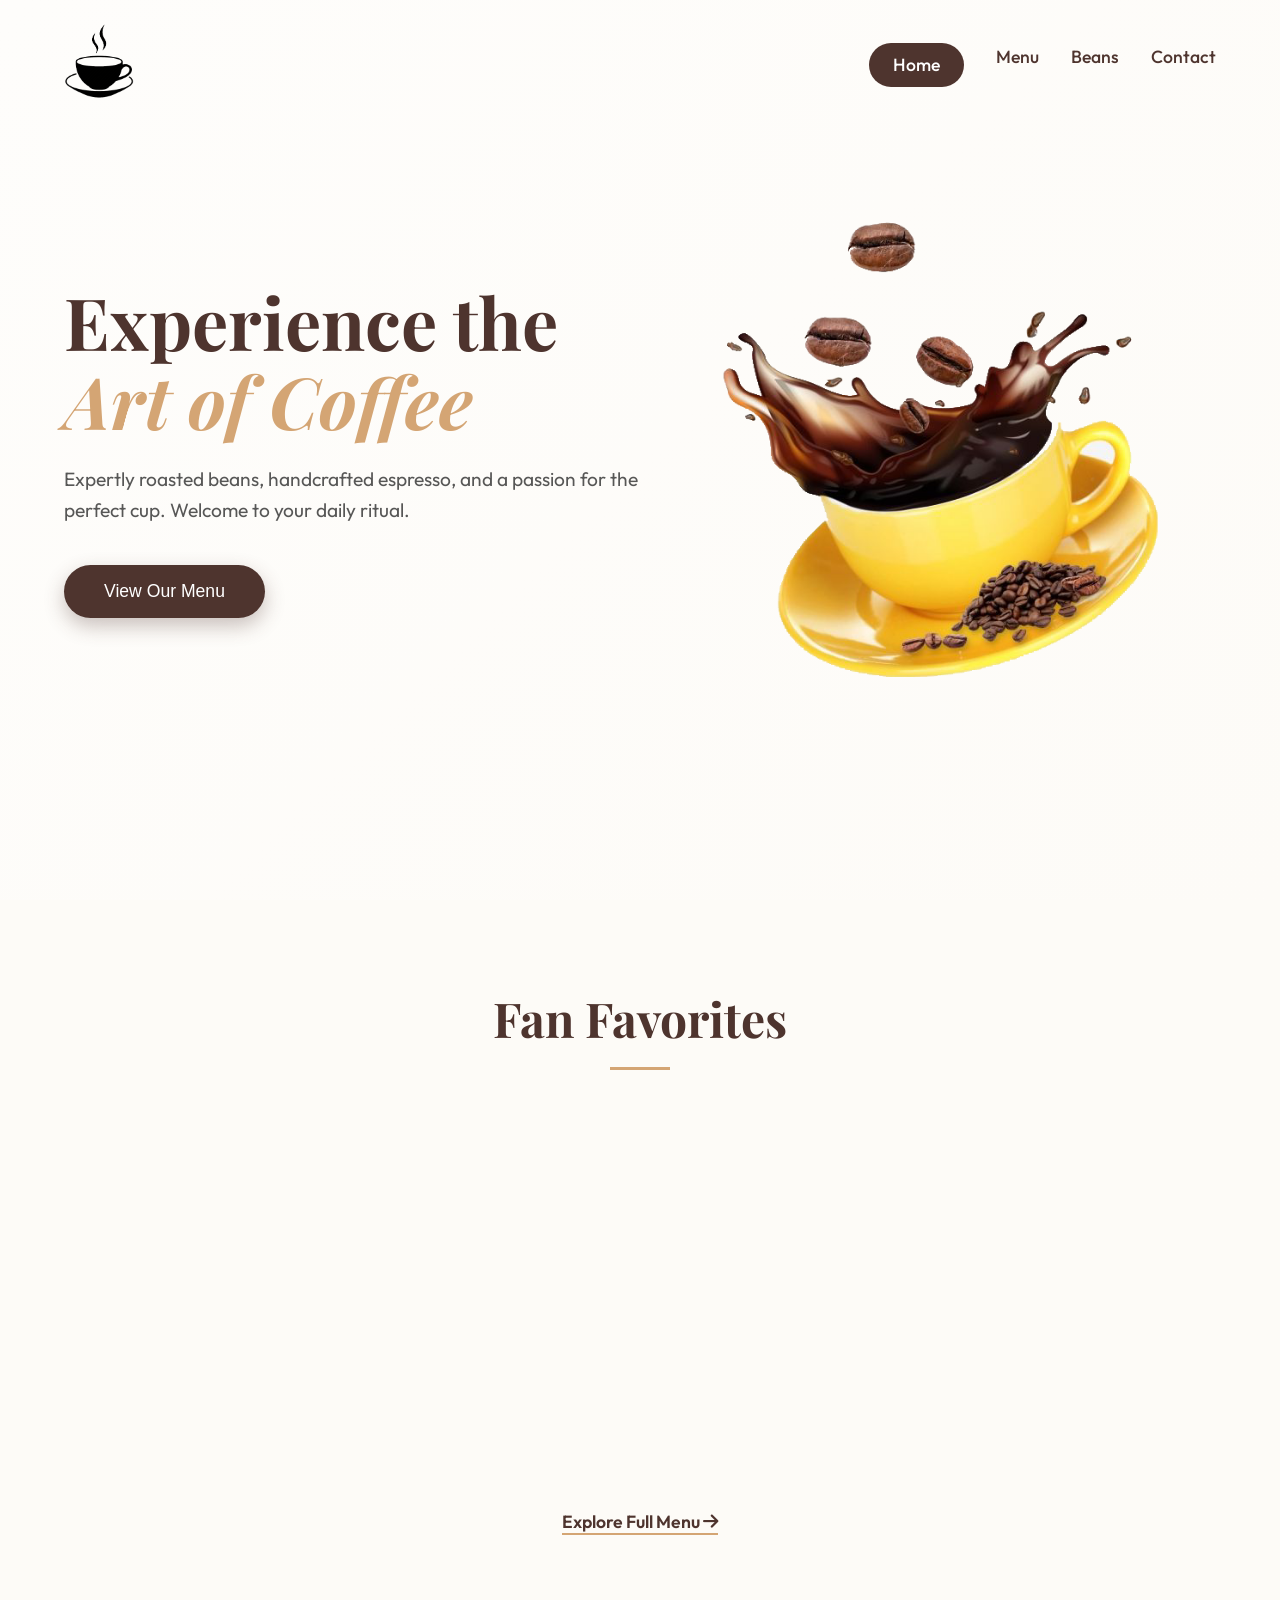
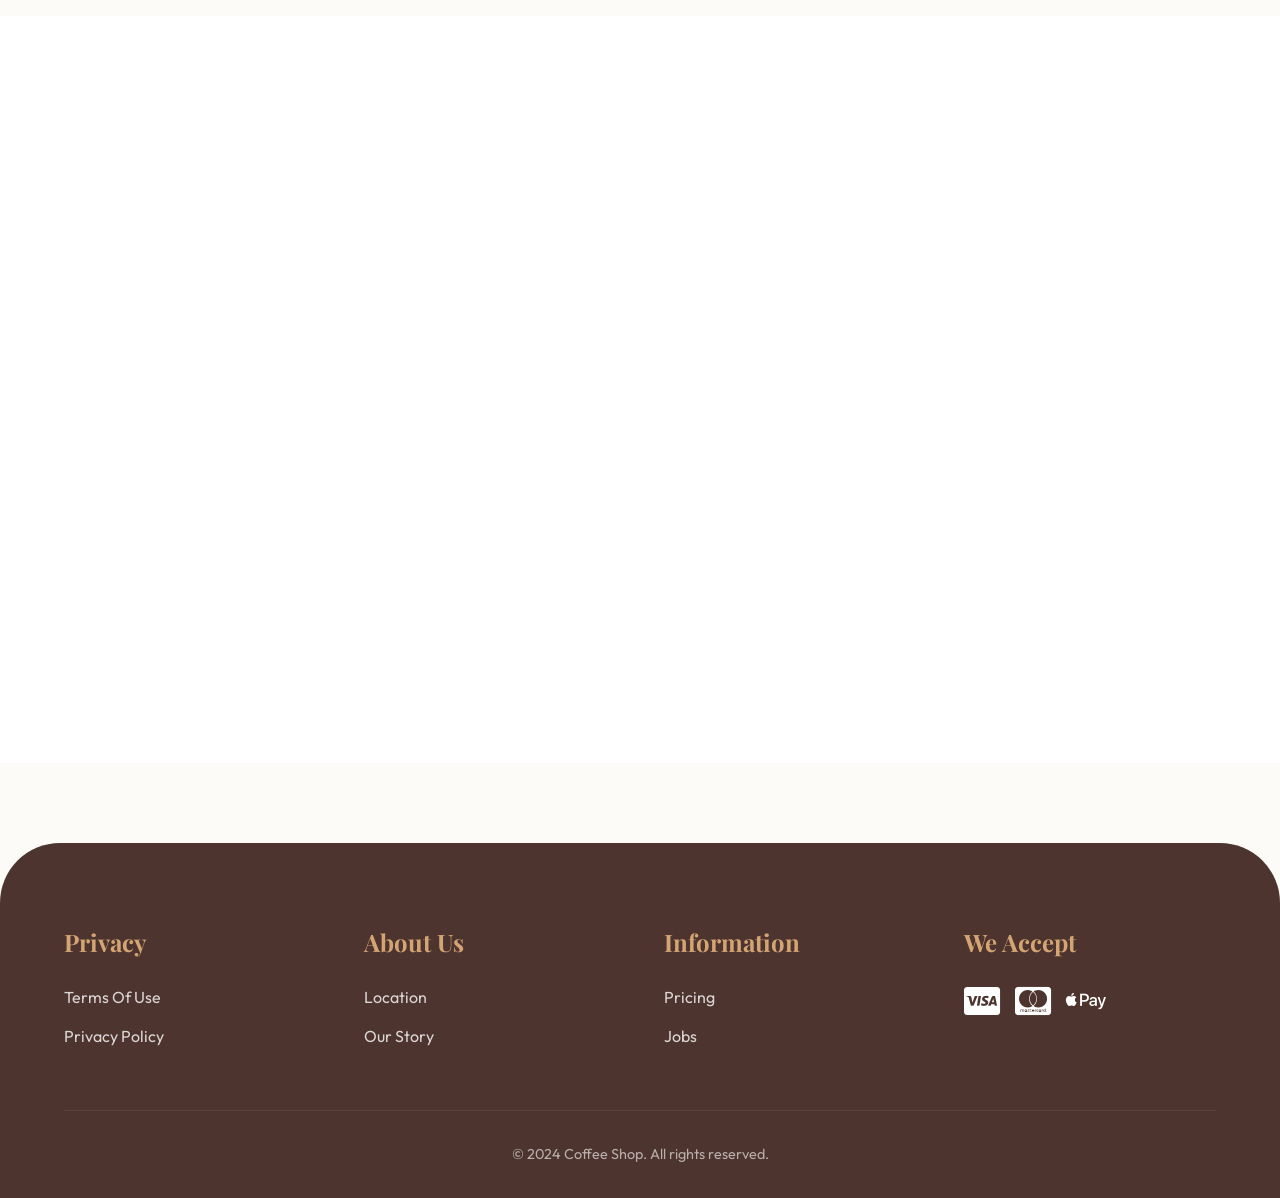
<file: index.html>
<!DOCTYPE html>
<html lang="en">

<head>
  <meta charset="UTF-8" />
  <meta name="viewport" content="width=device-width, initial-scale=1.0" />
  <title>Coffee Shop | Home</title>
  <!-- Fonts -->
  <link rel="preconnect" href="https://fonts.googleapis.com">
  <link rel="preconnect" href="https://fonts.gstatic.com" crossorigin>
  <link
    href="https://fonts.googleapis.com/css2?family=Outfit:wght@300;400;500;600;700&family=Playfair+Display:ital,wght@0,400;0,600;0,700;1,400&display=swap"
    rel="stylesheet">
  <!-- Icons -->
  <link rel="stylesheet" href="https://cdnjs.cloudflare.com/ajax/libs/font-awesome/6.4.0/css/all.min.css" />

  <link rel="stylesheet" href="./style.css" />
  <link rel="stylesheet" href="https://unpkg.com/aos@next/dist/aos.css" />
</head>

<body>
  <!-- Navigation Bar -->
  <nav>
    <div id="logo" data-aos="fade-down" data-aos-duration="1500">
      <a href="index.html"><img src="./assets/logo.png" alt="Logo" /></a>
    </div>

    <div class="menu-toggle" id="mobile-menu">
      <i class="fas fa-bars"></i>
    </div>

    <div class="navbtn" id="nav-links" data-aos="fade-down" data-aos-duration="1500">
      <a href="index.html" class="active">Home</a>
      <a href="menu.html">Menu</a>
      <a href="beans.html">Beans</a>
      <a href="contact.html">Contact</a>
    </div>
  </nav>
  <!-- Navbar Completed -->

  <!-- Home -->
  <div class="home">
    <div class="home-heading" data-aos="fade-right" data-aos-duration="1500">
      <h1>Experience the <em>Art of Coffee</em></h1>
      <p>Expertly roasted beans, handcrafted espresso, and a passion for the perfect cup. Welcome to your daily ritual.
      </p>
      <a href="menu.html"><button>View Our Menu</button></a>
    </div>
    <div class="contentimg" data-aos="fade-left" data-aos-duration="1500">
      <img src="./assets/Coffee Cup Splash.png" alt="Coffee Splash" />
    </div>
  </div>
  <!-- Home Completed -->

  <!-- Featured Favorites -->
  <section id="featured">
    <h2 class="section-heading">Fan Favorites</h2>
    <div class="coffee-container">
      <div class="coffee-cup" data-aos="fade-up" data-aos-delay="100">
        <div class="img-box">
          <img src="./assets/Cappuccino.png" alt="Cappuccino" />
        </div>
        <div class="cup-details">
          <h2>Cappuccino</h2>
          <p class="size">Customer #1 Choice</p>
          <p class="ingredients">Ideally balanced for a rich yet creamy experience.</p>
        </div>
      </div>

      <div class="coffee-cup" data-aos="fade-up" data-aos-delay="200">
        <div class="img-box">
          <img src="./assets/Espressoo-removebg-preview.png" alt="Espresso" />
        </div>
        <div class="cup-details">
          <h2>Classic Espresso</h2>
          <p class="size">Pure Energy</p>
          <p class="ingredients">The foundation of everything we do. Bold & intense.</p>
        </div>
      </div>

      <div class="coffee-cup" data-aos="fade-up" data-aos-delay="300">
        <div class="img-box">
          <img src="./assets/mocha-removebg-preview.png" alt="Mocha" />
        </div>
        <div class="cup-details">
          <h2>Caffè Mocha</h2>
          <p class="size">Sweet Indulgence</p>
          <p class="ingredients">A decadent treat to brighten your day.</p>
        </div>
      </div>
    </div>
    <div style="text-align: center; margin-top: 2rem;">
      <a href="menu.html"
        style="text-decoration: none; color: var(--primary-color); font-weight: 600; font-size: 1.1rem; border-bottom: 2px solid var(--secondary-color);">Explore
        Full Menu <i class="fas fa-arrow-right"></i></a>
    </div>
  </section>

  <!-- Image Text / About -->
  <div class="image-text">
    <div class="image-wrapper" data-aos="fade-right" data-aos-duration="1500">
      <img src="./assets/hom3.png" alt="Barista Pouring Coffee">
    </div>
    <div class="text-wrapper" data-aos="fade-left" data-aos-duration="1500">
      <h3>Our Passion, Your Cup</h3>
      <p>
        Founded in 2010, One Cup Coffee started with a simple mission: to serve the best coffee in the city.
        We source our beans directly from sustainable farms across the globe, ensuring fair wages and top-tier quality.
        Every cup is brewed with precision, love, and a desire to make your day just a little bit better.
      </p>
    </div>
  </div>


  <!-- Footer -->
  <footer id="footer">
    <div class="footer-content">
      <div class="footer-col">
        <h4>Privacy</h4>
        <ul>
          <li>Terms Of Use</li>
          <li>Privacy Policy</li>
        </ul>
      </div>
      <div class="footer-col">
        <h4>About Us</h4>
        <ul>
          <li>Location</li>
          <li>Our Story</li>
        </ul>
      </div>
      <div class="footer-col">
        <h4>Information</h4>
        <ul>
          <li>Pricing</li>
          <li>Jobs</li>
        </ul>
      </div>
      <div class="footer-col offers">
        <h4>We Accept</h4>
        <div class="offer-icons">
          <i class="fab fa-cc-visa" style="font-size: 2rem; color: white;"></i>
          <i class="fab fa-cc-mastercard" style="font-size: 2rem; color: white;"></i>
          <i class="fab fa-apple-pay" style="font-size: 2rem; color: white;"></i>
        </div>
      </div>
    </div>
    <div class="footer-bottom">
      <p>&copy; 2024 Coffee Shop. All rights reserved.</p>
    </div>
  </footer>

  <script src="https://unpkg.com/aos@next/dist/aos.js"></script>
  <script>
    AOS.init();

    // Mobile Menu Toggle
    const menuToggle = document.querySelector('.menu-toggle');
    const navLinks = document.querySelector('.navbtn');

    menuToggle.addEventListener('click', () => {
      navLinks.classList.toggle('active');
      menuToggle.querySelector('i').classList.toggle('fa-times');
      menuToggle.querySelector('i').classList.toggle('fa-bars');
    });
  </script>
</body>

</html>
</file>
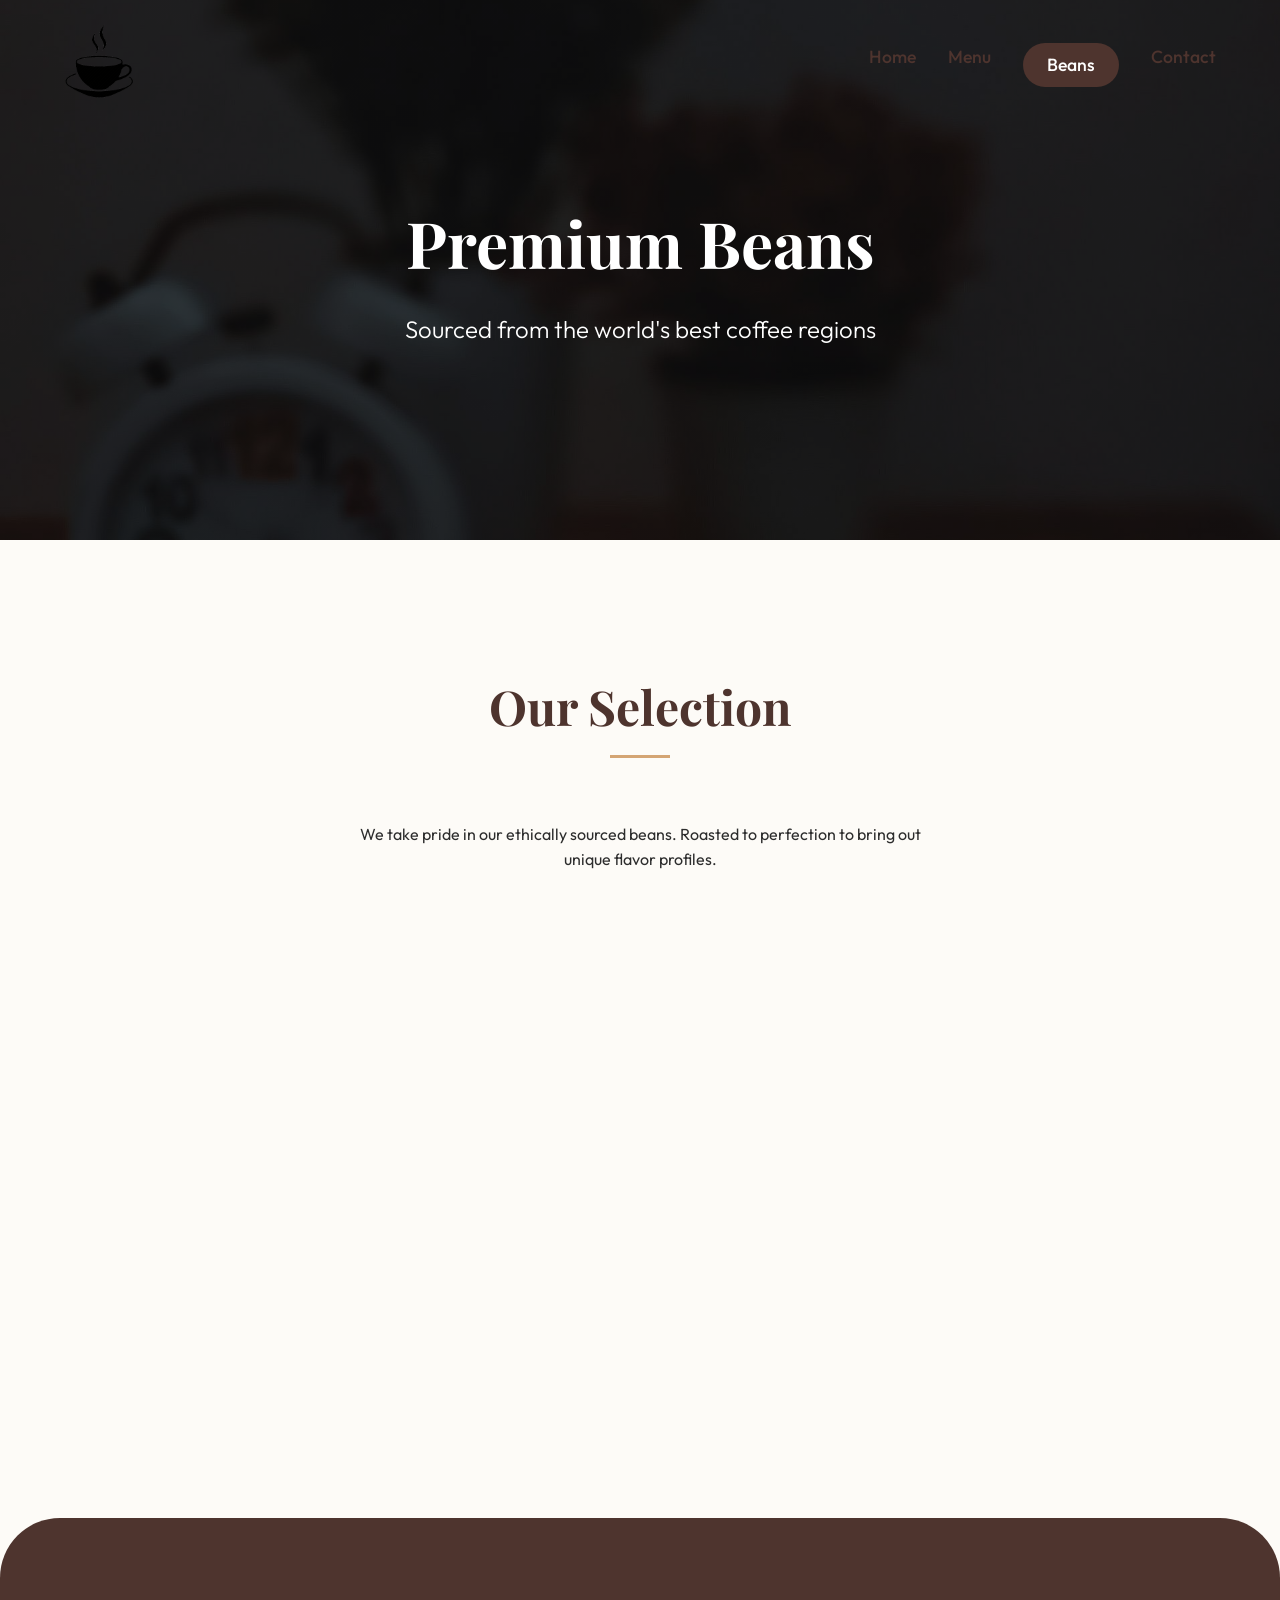
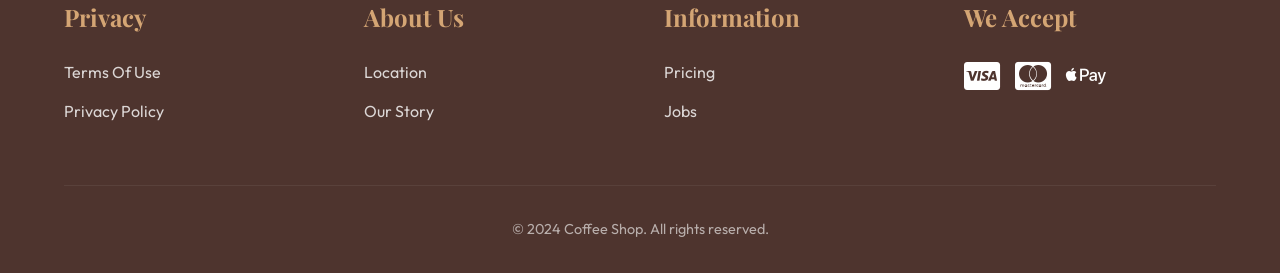
<file: beans.html>
<!DOCTYPE html>
<html lang="en">

<head>
    <meta charset="UTF-8" />
    <meta name="viewport" content="width=device-width, initial-scale=1.0" />
    <title>Beans | Coffee Shop</title>
    <!-- Fonts -->
    <link rel="preconnect" href="https://fonts.googleapis.com">
    <link rel="preconnect" href="https://fonts.gstatic.com" crossorigin>
    <link
        href="https://fonts.googleapis.com/css2?family=Outfit:wght@300;400;500;600;700&family=Playfair+Display:ital,wght@0,400;0,600;0,700;1,400&display=swap"
        rel="stylesheet">
    <!-- Icons -->
    <link rel="stylesheet" href="https://cdnjs.cloudflare.com/ajax/libs/font-awesome/6.4.0/css/all.min.css" />

    <link rel="stylesheet" href="./style.css" />
    <link rel="stylesheet" href="https://unpkg.com/aos@next/dist/aos.css" />
</head>

<body>
    <!-- Navigation Bar -->
    <nav>
        <div id="logo">
            <a href="index.html"><img src="./assets/logo.png" alt="Logo" /></a>
        </div>

        <div class="menu-toggle" id="mobile-menu">
            <i class="fas fa-bars"></i>
        </div>

        <div class="navbtn" id="nav-links">
            <a href="index.html">Home</a>
            <a href="menu.html">Menu</a>
            <a href="beans.html" class="active">Beans</a>
            <a href="contact.html">Contact</a>
        </div>
    </nav>

    <!-- Page Header -->
    <header class="page-header"
        style="background-image: linear-gradient(rgba(0,0,0,0.7), rgba(0,0,0,0.7)), url('./assets/pexels-adi-surya-1668992685-27775254.jpg');">
        <h1>Premium Beans</h1>
        <p>Sourced from the world's best coffee regions</p>
    </header>

    <!-- Beans -->
    <section id="beans">
        <h2 class="section-heading">Our Selection</h2>
        <p style="text-align: center; max-width: 600px; margin: 0 auto 3rem;">
            We take pride in our ethically sourced beans. Roasted to perfection to bring out unique flavor profiles.
        </p>
        <div class="beans-container">
            <div class="bean-card" data-aos="flip-left" data-aos-delay="100">
                <div class="bean-img">
                    <img src="./assets/Robusta-fotor-bg-remover-20240814171535.png" alt="Robusta" />
                </div>
                <p>
                    <strong>Robusta Gold</strong>
                    <span style="display: block; font-size: 0.9rem; margin-top: 5px; color: #666;">Vietnam</span>
                    <br />
                    Strong, bold, and earthy. High caffeine content for the ultimate wake-up call.
                </p>
            </div>

            <div class="bean-card" data-aos="flip-left" data-aos-delay="200">
                <div class="bean-img">
                    <img src="./assets/arabica-fotor-bg-remover-20240814171332.png" alt="Arabica" />
                </div>
                <p>
                    <strong>Arabica Reserve</strong>
                    <span style="display: block; font-size: 0.9rem; margin-top: 5px; color: #666;">Ethiopia</span>
                    <br />
                    Floral notes with a hint of citrus. Smooth, complex, and aromatic.
                </p>
            </div>

            <div class="bean-card" data-aos="flip-left" data-aos-delay="300">
                <div class="bean-img">
                    <img src="./assets/espresso-fotor-bg-remover-20240814171458.png" alt="Espresso" />
                </div>
                <p>
                    <strong>Espresso Roast</strong>
                    <span style="display: block; font-size: 0.9rem; margin-top: 5px; color: #666;">Colombia</span>
                    <br />
                    Dark roasted beans delivering a rich, caramel-like sweetness and heavy body.
                </p>
            </div>

            <div class="bean-card" data-aos="flip-left" data-aos-delay="400">
                <div class="bean-img">
                    <img src="./assets/caturra-fotor-bg-remover-20240814171418.png" alt="Caturra" />
                </div>
                <p>
                    <strong>Caturra Special</strong>
                    <span style="display: block; font-size: 0.9rem; margin-top: 5px; color: #666;">Brazil</span>
                    <br />
                    Bright acidity with a medium body. Notes of chocolate and nuts.
                </p>
            </div>
        </div>
    </section>

    <!-- Footer -->
    <footer>
        <div class="footer-content">
            <div class="footer-col">
                <h4>Privacy</h4>
                <ul>
                    <li>Terms Of Use</li>
                    <li>Privacy Policy</li>
                </ul>
            </div>
            <div class="footer-col">
                <h4>About Us</h4>
                <ul>
                    <li>Location</li>
                    <li>Our Story</li>
                </ul>
            </div>
            <div class="footer-col">
                <h4>Information</h4>
                <ul>
                    <li>Pricing</li>
                    <li>Jobs</li>
                </ul>
            </div>
            <div class="footer-col offers">
                <h4>We Accept</h4>
                <div class="offer-icons">
                    <i class="fab fa-cc-visa" style="font-size: 2rem; color: white;"></i>
                    <i class="fab fa-cc-mastercard" style="font-size: 2rem; color: white;"></i>
                    <i class="fab fa-apple-pay" style="font-size: 2rem; color: white;"></i>
                </div>
            </div>
        </div>
        <div class="footer-bottom">
            <p>&copy; 2024 Coffee Shop. All rights reserved.</p>
        </div>
    </footer>

    <script src="https://unpkg.com/aos@next/dist/aos.js"></script>
    <script>
        AOS.init();

        // Mobile Menu Toggle
        const menuToggle = document.querySelector('.menu-toggle');
        const navLinks = document.querySelector('.navbtn');

        menuToggle.addEventListener('click', () => {
            navLinks.classList.toggle('active');
            menuToggle.querySelector('i').classList.toggle('fa-times');
            menuToggle.querySelector('i').classList.toggle('fa-bars');
        });
    </script>
</body>

</html>
</file>
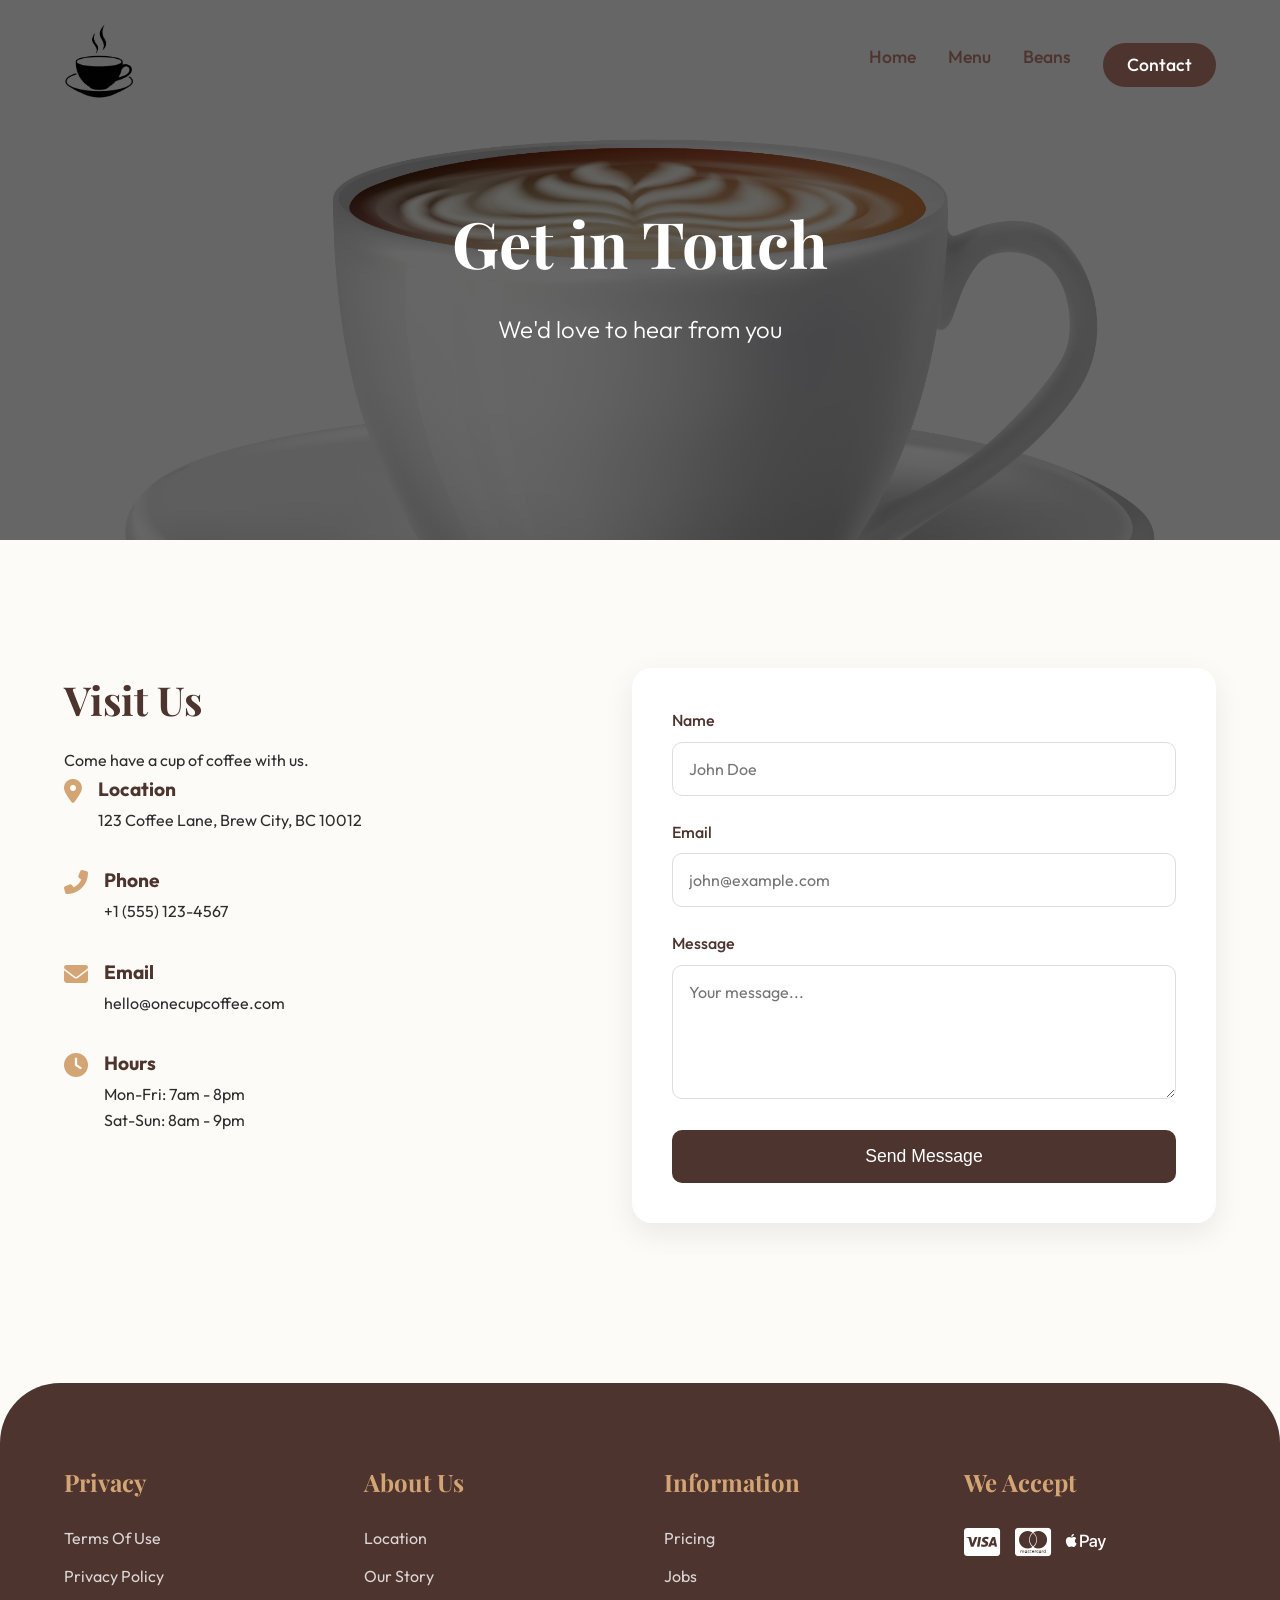
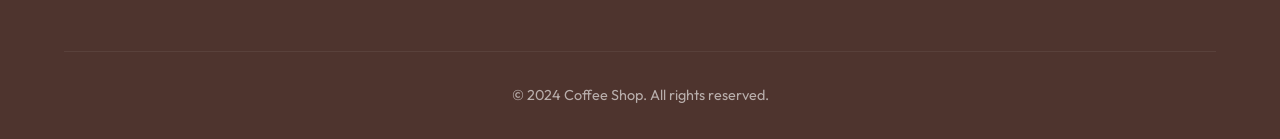
<file: contact.html>
<!DOCTYPE html>
<html lang="en">

<head>
    <meta charset="UTF-8" />
    <meta name="viewport" content="width=device-width, initial-scale=1.0" />
    <title>Contact | Coffee Shop</title>
    <!-- Fonts -->
    <link rel="preconnect" href="https://fonts.googleapis.com">
    <link rel="preconnect" href="https://fonts.gstatic.com" crossorigin>
    <link
        href="https://fonts.googleapis.com/css2?family=Outfit:wght@300;400;500;600;700&family=Playfair+Display:ital,wght@0,400;0,600;0,700;1,400&display=swap"
        rel="stylesheet">
    <!-- Icons -->
    <link rel="stylesheet" href="https://cdnjs.cloudflare.com/ajax/libs/font-awesome/6.4.0/css/all.min.css" />

    <link rel="stylesheet" href="./style.css" />
    <link rel="stylesheet" href="https://unpkg.com/aos@next/dist/aos.css" />
</head>

<body>
    <!-- Navigation Bar -->
    <nav>
        <div id="logo">
            <a href="index.html"><img src="./assets/logo.png" alt="Logo" /></a>
        </div>

        <div class="menu-toggle" id="mobile-menu">
            <i class="fas fa-bars"></i>
        </div>

        <div class="navbtn" id="nav-links">
            <a href="index.html">Home</a>
            <a href="menu.html">Menu</a>
            <a href="beans.html">Beans</a>
            <a href="contact.html" class="active">Contact</a>
        </div>
    </nav>

    <!-- Page Header -->
    <header class="page-header"
        style="background-image: linear-gradient(rgba(0,0,0,0.6), rgba(0,0,0,0.6)), url('./assets/6af457cd-0704-44a4-916b-324aad1a1078.jpg');">
        <h1>Get in Touch</h1>
        <p>We'd love to hear from you</p>
    </header>

    <!-- Contact Section -->
    <section class="contact-section">
        <div class="contact-container">

            <div class="contact-info" data-aos="fade-right">
                <h3>Visit Us</h3>
                <p>Come have a cup of coffee with us.</p>

                <div class="info-item">
                    <i class="fas fa-map-marker-alt"></i>
                    <div>
                        <h4>Location</h4>
                        <p>123 Coffee Lane, Brew City, BC 10012</p>
                    </div>
                </div>

                <div class="info-item">
                    <i class="fas fa-phone-alt"></i>
                    <div>
                        <h4>Phone</h4>
                        <p>+1 (555) 123-4567</p>
                    </div>
                </div>

                <div class="info-item">
                    <i class="fas fa-envelope"></i>
                    <div>
                        <h4>Email</h4>
                        <p>hello@onecupcoffee.com</p>
                    </div>
                </div>

                <div class="info-item">
                    <i class="fas fa-clock"></i>
                    <div>
                        <h4>Hours</h4>
                        <p>Mon-Fri: 7am - 8pm</p>
                        <p>Sat-Sun: 8am - 9pm</p>
                    </div>
                </div>
            </div>

            <div class="contact-form-wrapper" data-aos="fade-left">
                <form action="#">
                    <div class="form-group">
                        <label for="name">Name</label>
                        <input type="text" id="name" placeholder="John Doe" required>
                    </div>
                    <div class="form-group">
                        <label for="email">Email</label>
                        <input type="email" id="email" placeholder="john@example.com" required>
                    </div>
                    <div class="form-group">
                        <label for="message">Message</label>
                        <textarea id="message" rows="5" placeholder="Your message..." required></textarea>
                    </div>
                    <button type="submit" class="submit-btn">Send Message</button>
                </form>
            </div>

        </div>
    </section>

    <!-- Footer -->
    <footer>
        <div class="footer-content">
            <div class="footer-col">
                <h4>Privacy</h4>
                <ul>
                    <li>Terms Of Use</li>
                    <li>Privacy Policy</li>
                </ul>
            </div>
            <div class="footer-col">
                <h4>About Us</h4>
                <ul>
                    <li>Location</li>
                    <li>Our Story</li>
                </ul>
            </div>
            <div class="footer-col">
                <h4>Information</h4>
                <ul>
                    <li>Pricing</li>
                    <li>Jobs</li>
                </ul>
            </div>
            <div class="footer-col offers">
                <h4>We Accept</h4>
                <div class="offer-icons">
                    <i class="fab fa-cc-visa" style="font-size: 2rem; color: white;"></i>
                    <i class="fab fa-cc-mastercard" style="font-size: 2rem; color: white;"></i>
                    <i class="fab fa-apple-pay" style="font-size: 2rem; color: white;"></i>
                </div>
            </div>
        </div>
        <div class="footer-bottom">
            <p>&copy; 2024 Coffee Shop. All rights reserved.</p>
        </div>
    </footer>

    <script src="https://unpkg.com/aos@next/dist/aos.js"></script>
    <script>
        AOS.init();

        // Mobile Menu Toggle
        const menuToggle = document.querySelector('.menu-toggle');
        const navLinks = document.querySelector('.navbtn');

        menuToggle.addEventListener('click', () => {
            navLinks.classList.toggle('active');
            menuToggle.querySelector('i').classList.toggle('fa-times');
            menuToggle.querySelector('i').classList.toggle('fa-bars');
        });
    </script>
</body>

</html>
</file>
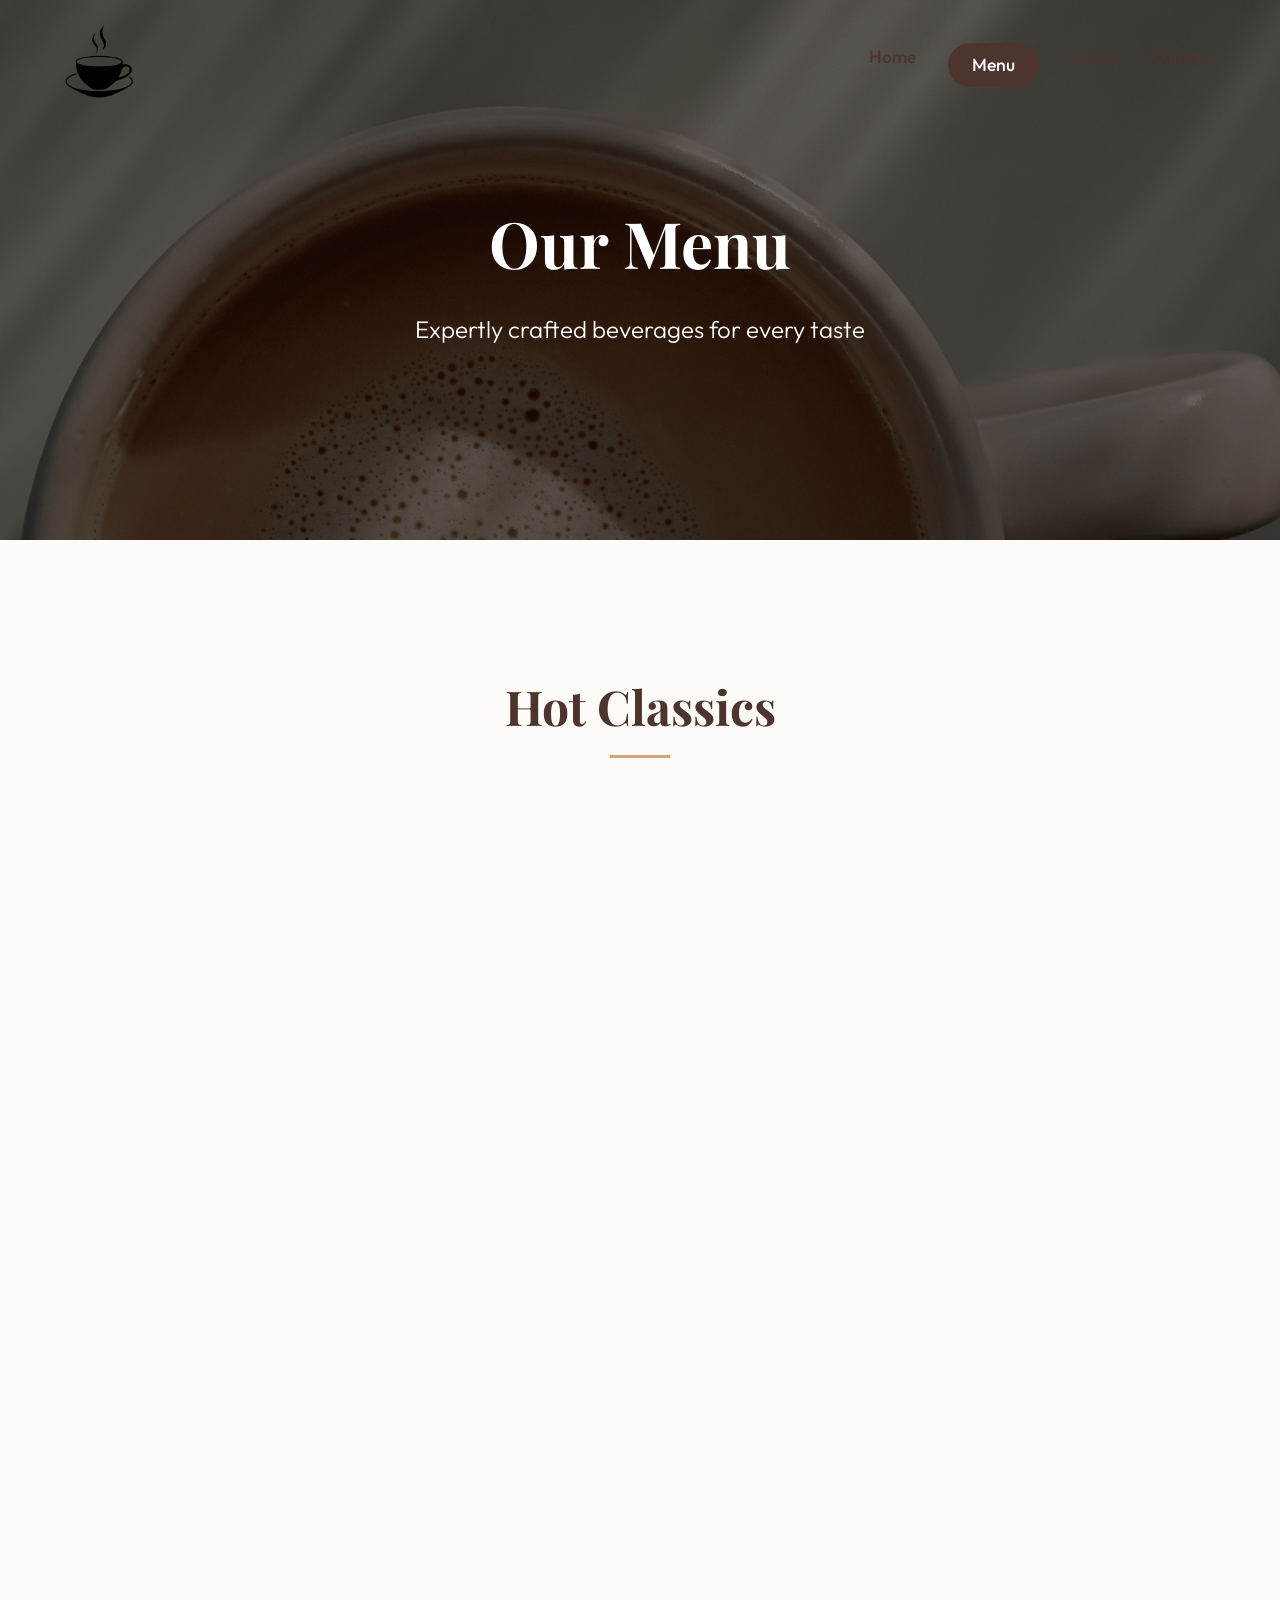
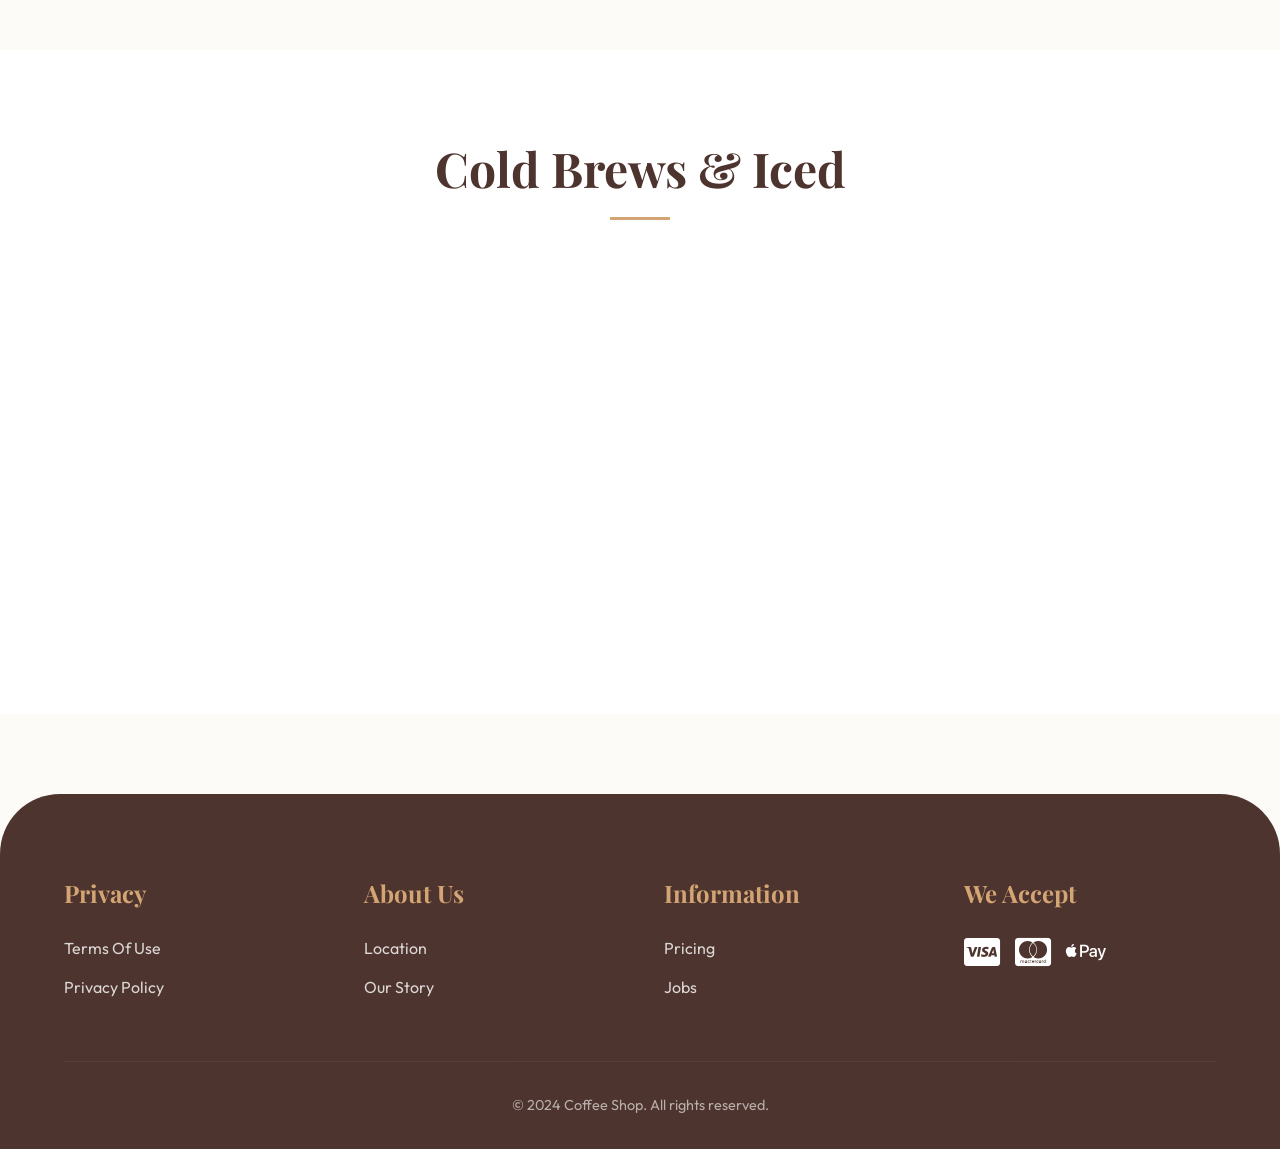
<file: menu.html>
<!DOCTYPE html>
<html lang="en">

<head>
    <meta charset="UTF-8" />
    <meta name="viewport" content="width=device-width, initial-scale=1.0" />
    <title>Menu | Coffee Shop</title>
    <!-- Fonts -->
    <link rel="preconnect" href="https://fonts.googleapis.com">
    <link rel="preconnect" href="https://fonts.gstatic.com" crossorigin>
    <link
        href="https://fonts.googleapis.com/css2?family=Outfit:wght@300;400;500;600;700&family=Playfair+Display:ital,wght@0,400;0,600;0,700;1,400&display=swap"
        rel="stylesheet">
    <!-- Icons -->
    <link rel="stylesheet" href="https://cdnjs.cloudflare.com/ajax/libs/font-awesome/6.4.0/css/all.min.css" />

    <link rel="stylesheet" href="./style.css" />
    <link rel="stylesheet" href="https://unpkg.com/aos@next/dist/aos.css" />
</head>

<body>
    <!-- Navigation Bar -->
    <nav>
        <div id="logo">
            <a href="index.html"><img src="./assets/logo.png" alt="Logo" /></a>
        </div>

        <div class="menu-toggle" id="mobile-menu">
            <i class="fas fa-bars"></i>
        </div>

        <div class="navbtn" id="nav-links">
            <a href="index.html">Home</a>
            <a href="menu.html" class="active">Menu</a>
            <a href="beans.html">Beans</a>
            <a href="contact.html">Contact</a>
        </div>
    </nav>

    <!-- Page Header -->
    <header class="page-header"
        style="background-image: linear-gradient(rgba(0,0,0,0.6), rgba(0,0,0,0.6)), url('./assets/pexels-caffeine-27744201.jpg');">
        <h1>Our Menu</h1>
        <p>Expertly crafted beverages for every taste</p>
    </header>

    <!-- Hot Coffee -->
    <section id="coffee">
        <h2 class="section-heading">Hot Classics</h2>
        <div class="coffee-container">
            <!-- Item 1 -->
            <div class="coffee-cup" data-aos="fade-up" data-aos-delay="100">
                <div class="img-box">
                    <img src="./assets/Cappuccino.png" alt="Cappuccino" />
                </div>
                <div class="cup-details">
                    <h2>Cappuccino</h2>
                    <p class="size">Small / Medium / Large</p>
                    <p class="ingredients">A rich blend of espresso, steamed milk, and a thick layer of foam.</p>
                </div>
            </div>

            <!-- Item 2 -->
            <div class="coffee-cup" data-aos="fade-up" data-aos-delay="200">
                <div class="img-box">
                    <img src="./assets/Espressoo-removebg-preview.png" alt="Espresso" />
                </div>
                <div class="cup-details">
                    <h2>Espresso</h2>
                    <p class="size">Single / Double</p>
                    <p class="ingredients">Pure coffee intensity. Rich, aromatic, and bold with a golden crema.</p>
                </div>
            </div>

            <!-- Item 3 -->
            <div class="coffee-cup" data-aos="fade-up" data-aos-delay="300">
                <div class="img-box">
                    <img src="./assets/Latte-removebg-preview.png" alt="Latte" />
                </div>
                <div class="cup-details">
                    <h2>Caffè Latte</h2>
                    <p class="size">Medium / Large</p>
                    <p class="ingredients">Smooth espresso combined with steamed milk and a light layer of foam.</p>
                </div>
            </div>

            <!-- Item 4 -->
            <div class="coffee-cup" data-aos="fade-up" data-aos-delay="100">
                <div class="img-box">
                    <img src="./assets/americano-removebg-.png" alt="Americano" />
                </div>
                <div class="cup-details">
                    <h2>Americano</h2>
                    <p class="size">Medium / Large</p>
                    <p class="ingredients">Espresso shots topped with hot water to produce a light layer of crema.</p>
                </div>
            </div>

            <!-- Item 5 -->
            <div class="coffee-cup" data-aos="fade-up" data-aos-delay="200">
                <div class="img-box">
                    <img src="./assets/flat_white-removebg-preview.png" alt="Flat White" />
                </div>
                <div class="cup-details">
                    <h2>Flat White</h2>
                    <p class="size">Small / Medium</p>
                    <p class="ingredients">Smooth ristretto shots of espresso with velvety micro-foamed milk.</p>
                </div>
            </div>

            <!-- Item 6 -->
            <div class="coffee-cup" data-aos="fade-up" data-aos-delay="300">
                <div class="img-box">
                    <img src="./assets/mocha-removebg-preview.png" alt="Mocha" />
                </div>
                <div class="cup-details">
                    <h2>Caffè Mocha</h2>
                    <p class="size">Medium / Large</p>
                    <p class="ingredients">Espresso with bittersweet mocha sauce and steamed milk.</p>
                </div>
            </div>
        </div>
    </section>

    <!-- Cold Coffee -->
    <section id="cold-coffee" style="background-color: var(--white);">
        <h2 class="section-heading">Cold Brews & Iced</h2>
        <div class="cold-cofe-conatiner">
            <div class="cofe-cup" data-aos="zoom-in" data-aos-delay="100">
                <img src="./assets/iced_capici.png" alt="Iced Cappuccino" />
                <div class="text-body">
                    <h4>Iced Cappuccino</h4>
                    <p style="font-size: 0.8rem; margin-top: 5px; color: var(--white); opacity: 0.9;">Frothy & Chilled
                    </p>
                </div>
            </div>
            <div class="cofe-cup" data-aos="zoom-in" data-aos-delay="200">
                <img src="./assets/Iced-Espresso.png" alt="Iced Espresso" />
                <div class="text-body">
                    <h4>Iced Espresso</h4>
                    <p style="font-size: 0.8rem; margin-top: 5px; color: var(--white); opacity: 0.9;">Bold & Refreshing
                    </p>
                </div>
            </div>

            <div class="cofe-cup" data-aos="zoom-in" data-aos-delay="300">
                <img src="./assets/Iced-Caffe-Mocha.png" alt="Iced Mocha" />
                <div class="text-body">
                    <h4>Iced Mocha</h4>
                    <p style="font-size: 0.8rem; margin-top: 5px; color: var(--white); opacity: 0.9;">Chocolatey Bliss
                    </p>
                </div>
            </div>

            <div class="cofe-cup" data-aos="zoom-in" data-aos-delay="400">
                <img src="./assets/Iced_Flat BIT_CREAM-.png" alt="Iced Flat White" />
                <div class="text-body">
                    <h4>Iced Flat White</h4>
                    <p style="font-size: 0.8rem; margin-top: 5px; color: var(--white); opacity: 0.9;">Smooth & Creamy
                    </p>
                </div>
            </div>
        </div>
    </section>

    <!-- Footer -->
    <footer id="contact">
        <div class="footer-content">
            <div class="footer-col">
                <h4>Privacy</h4>
                <ul>
                    <li>Terms Of Use</li>
                    <li>Privacy Policy</li>
                </ul>
            </div>
            <div class="footer-col">
                <h4>About Us</h4>
                <ul>
                    <li>Location</li>
                    <li>Our Story</li>
                </ul>
            </div>
            <div class="footer-col">
                <h4>Information</h4>
                <ul>
                    <li>Pricing</li>
                    <li>Jobs</li>
                </ul>
            </div>
            <div class="footer-col offers">
                <h4>We Accept</h4>
                <div class="offer-icons">
                    <i class="fab fa-cc-visa" style="font-size: 2rem; color: white;"></i>
                    <i class="fab fa-cc-mastercard" style="font-size: 2rem; color: white;"></i>
                    <i class="fab fa-apple-pay" style="font-size: 2rem; color: white;"></i>
                </div>
            </div>
        </div>
        <div class="footer-bottom">
            <p>&copy; 2024 Coffee Shop. All rights reserved.</p>
        </div>
    </footer>

    <script src="https://unpkg.com/aos@next/dist/aos.js"></script>
    <script>
        AOS.init();

        // Mobile Menu Toggle
        const menuToggle = document.querySelector('.menu-toggle');
        const navLinks = document.querySelector('.navbtn');

        menuToggle.addEventListener('click', () => {
            navLinks.classList.toggle('active');
            menuToggle.querySelector('i').classList.toggle('fa-times');
            menuToggle.querySelector('i').classList.toggle('fa-bars');
        });
    </script>
</body>

</html>
</file>
<file: style.css>
:root {
  --primary-color: #4E342E;
  /* Deep Coffee Brown */
  --secondary-color: #D4A574;
  /* Gold/Latte Accent */
  --bg-color: #FDFBF7;
  /* Creamy Off-White */
  --text-color: #2D2D2D;
  --white: #FFFFFF;
  --shadow: 0 10px 30px rgba(0, 0, 0, 0.08);
  --shadow-hover: 0 15px 40px rgba(0, 0, 0, 0.15);
  --font-main: 'Outfit', sans-serif;
  --font-serif: 'Playfair Display', serif;
}

* {
  margin: 0;
  padding: 0;
  box-sizing: border-box;
}

body {
  font-family: var(--font-main);
  background-color: var(--bg-color);
  color: var(--text-color);
  line-height: 1.6;
  overflow-x: hidden;
}

/* Scrollbar */
body::-webkit-scrollbar {
  width: 10px;
}

body::-webkit-scrollbar-track {
  background: var(--bg-color);
}

body::-webkit-scrollbar-thumb {
  background-color: var(--secondary-color);
  border-radius: 20px;
}

/* Navigation */
nav {
  display: flex;
  justify-content: space-between;
  align-items: center;
  padding: 1.5rem 5%;
  background-color: transparent;
  /* Transparent initially, could handle scroll via JS but keeping simple */
  position: absolute;
  top: 0;
  left: 0;
  width: 100%;
  z-index: 1000;
}

#logo img {
  width: 70px;
  height: auto;
  transition: transform 0.3s ease;
}

#logo img:hover {
  transform: scale(1.05);
}

.navbtn {
  display: flex;
  gap: 2rem;
}

.navbtn a {
  text-decoration: none;
  color: var(--primary-color);
  font-weight: 500;
  font-size: 1.1rem;
  transition: color 0.3s ease;
  position: relative;
}

.navbtn a::after {
  content: '';
  position: absolute;
  width: 0;
  height: 2px;
  bottom: -5px;
  left: 0;
  background-color: var(--secondary-color);
  transition: width 0.3s ease;
}

.navbtn a:hover::after,
.navbtn a.active::after {
  width: 100%;
}

.navbtn a:hover {
  color: var(--secondary-color);
}

.navbtn a.active {
  background-color: var(--primary-color);
  color: var(--white);
  padding: 0.5rem 1.5rem;
  border-radius: 30px;
}

.navbtn a.active::after {
  display: none;
}


/* Mobile Menu Toggle */
.menu-toggle {
  display: none;
  font-size: 1.8rem;
  cursor: pointer;
  color: var(--primary-color);
  z-index: 1001;
}

/* Home / Hero Section */
.home {
  display: flex;
  align-items: center;
  justify-content: space-between;
  min-height: 100vh;
  padding: 0 5%;
  position: relative;
  background: linear-gradient(135deg, rgba(255, 255, 255, 0.5) 0%, rgba(253, 251, 247, 1) 100%);
}

.home-heading {
  flex: 1;
  max-width: 600px;
}

.home-heading h1 {
  font-family: var(--font-serif);
  font-size: 4.5rem;
  color: var(--primary-color);
  line-height: 1.1;
  margin-bottom: 1.5rem;
}

.home-heading h1 em {
  color: var(--secondary-color);
  font-style: italic;
  display: block;
}

.home-heading p {
  font-size: 1.2rem;
  margin-bottom: 2.5rem;
  opacity: 0.8;
}

.home-heading button {
  padding: 1rem 2.5rem;
  font-size: 1.1rem;
  color: var(--white);
  background-color: var(--primary-color);
  border: none;
  border-radius: 50px;
  cursor: pointer;
  transition: all 0.3s ease;
  box-shadow: 0 8px 20px rgba(78, 52, 46, 0.3);
}

.home-heading button:hover {
  background-color: var(--secondary-color);
  transform: translateY(-3px);
  box-shadow: 0 12px 25px rgba(212, 165, 116, 0.4);
}

.contentimg {
  flex: 1;
  display: flex;
  justify-content: flex-end;
  position: relative;
}

.contentimg img {
  max-width: 100%;
  width: 550px;
  /* Limit size */
  animation: float 6s ease-in-out infinite;
}

@keyframes float {
  0% {
    transform: translateY(0px);
  }

  50% {
    transform: translateY(-20px);
  }

  100% {
    transform: translateY(0px);
  }
}


/* Sections General */
section {
  padding: 5rem 5%;
}

.section-heading {
  font-family: var(--font-serif);
  font-size: 3rem;
  text-align: center;
  margin-bottom: 4rem;
  color: var(--primary-color);
  position: relative;
}

.section-heading::after {
  content: '';
  display: block;
  width: 60px;
  height: 3px;
  background-color: var(--secondary-color);
  margin: 10px auto 0;
}


/* Coffee Cards */
.coffee-container {
  display: grid;
  grid-template-columns: repeat(auto-fit, minmax(280px, 1fr));
  gap: 3rem;
  margin-bottom: 3rem;
}

.coffee-cup {
  background-color: var(--white);
  border-radius: 20px;
  padding: 2rem;
  text-align: center;
  box-shadow: var(--shadow);
  transition: all 0.4s ease;
  position: relative;
  overflow: visible;
  margin-top: 30px;
  /* Space for floating image */
}

.coffee-cup:hover {
  transform: translateY(-10px);
  box-shadow: var(--shadow-hover);
}

.img-box {
  height: 150px;
  display: flex;
  justify-content: center;
  align-items: center;
  margin-bottom: 1rem;
  margin-top: -60px;
  /* Pull image up */
}

.img-box img {
  width: 180px;
  transition: transform 0.4s ease;
}

.coffee-cup:hover .img-box img {
  transform: scale(1.1) rotate(5deg);
}

.cup-details h2 {
  font-family: var(--font-serif);
  color: var(--primary-color);
  margin-bottom: 0.5rem;
}

.cup-details .size {
  font-weight: 600;
  color: var(--secondary-color);
  margin-bottom: 0.5rem;
}

.ingredients {
  font-size: 0.9rem;
  color: #666;
}

/* Image Text Section */
.image-text {
  display: flex;
  align-items: center;
  gap: 4rem;
  padding: 5rem 10%;
  background-color: var(--white);
  overflow: hidden;
}

.image-text .image-wrapper {
  flex: 1;
}

.image-text .image-wrapper img {
  width: 100%;
  border-radius: 20px;
  box-shadow: var(--shadow);
}

.image-text .text-wrapper {
  flex: 1;
}

.image-text .text-wrapper h3 {
  font-family: var(--font-serif);
  font-size: 2.5rem;
  color: var(--primary-color);
  margin-bottom: 1.5rem;
}

.image-text .text-wrapper p {
  font-size: 1.1rem;
  color: #555;
  text-align: left;
}


/* Cold Coffee */
.cold-cofe-conatiner {
  display: grid;
  grid-template-columns: repeat(auto-fit, minmax(200px, 1fr));
  gap: 2rem;
  padding: 0 5%;
}

.cofe-cup {
  background: var(--white);
  border-radius: 30px;
  padding: 1.5rem;
  text-align: center;
  box-shadow: var(--shadow);
  transition: transform 0.3s;
  overflow: hidden;
  border: 1px solid rgba(0, 0, 0, 0.05);
}

.cofe-cup:hover {
  transform: translateY(-10px);
}

.cofe-cup img {
  height: 200px;
  object-fit: contain;
  margin-bottom: 1rem;
  transition: transform 0.5s;
}

.cofe-cup:hover img {
  transform: scale(1.1);
}

.text-body {
  background-color: var(--secondary-color);
  color: var(--white);
  padding: 0.8rem;
  border-radius: 15px;
}

.text-body h4 {
  margin: 0;
  font-weight: 500;
  letter-spacing: 1px;
}


/* Beans Section */
.beans-container {
  display: grid;
  grid-template-columns: repeat(auto-fit, minmax(220px, 1fr));
  gap: 3rem;
  margin-top: 2rem;
}

.bean-card {
  text-align: center;
  background: var(--white);
  padding: 2rem;
  border-radius: 20px;
  box-shadow: var(--shadow);
  transition: var(--shadow-hover);
  border: 1px solid rgba(212, 165, 116, 0.2);
}

.bean-card:hover {
  box-shadow: var(--shadow-hover);
}

.bean-img {
  height: 150px;
  display: flex;
  align-items: center;
  justify-content: center;
  margin-bottom: 1rem;
}

.bean-img img {
  max-width: 100%;
  max-height: 100%;
}

.bean-card p {
  font-size: 1.1rem;
  color: var(--primary-color);
}

.bean-card p strong {
  font-size: 1.3rem;
  display: block;
  margin-bottom: 0.5rem;
  font-family: var(--font-serif);
}


/* Footer */
footer {
  background-color: var(--primary-color);
  color: var(--white);
  padding: 5rem 5% 2rem;
  border-top-left-radius: 60px;
  border-top-right-radius: 60px;
  margin-top: 5rem;
}

.footer-content {
  display: grid;
  grid-template-columns: repeat(auto-fit, minmax(200px, 1fr));
  gap: 3rem;
  margin-bottom: 3rem;
}

.footer-col h4 {
  font-family: var(--font-serif);
  font-size: 1.5rem;
  margin-bottom: 1.5rem;
  color: var(--secondary-color);
}

.footer-col ul {
  list-style: none;
}

.footer-col ul li {
  margin-bottom: 0.8rem;
  cursor: pointer;
  transition: color 0.3s;
  opacity: 0.8;
}

.footer-col ul li:hover {
  color: var(--secondary-color);
  opacity: 1;
}

.offer-icons {
  display: flex;
  gap: 15px;
  flex-wrap: wrap;
}

.offer-icons img {
  width: 40px;
  filter: brightness(0) invert(1);
  /* Make white */
  opacity: 0.7;
  transition: opacity 0.3s;
}

.offer-icons img:hover {
  opacity: 1;
}

.footer-bottom {
  text-align: center;
  border-top: 1px solid rgba(255, 255, 255, 0.1);
  padding-top: 2rem;
  font-size: 0.9rem;
  opacity: 0.6;
}



/* --- NEW PAGE STYLES --- */

/* Page Header */
.page-header {
  height: 60vh;
  background-size: cover;
  background-position: center;
  background-attachment: fixed;
  display: flex;
  flex-direction: column;
  justify-content: center;
  align-items: center;
  text-align: center;
  color: var(--white);
  padding: 0 1rem;
  margin-bottom: 3rem;
}

.page-header h1 {
  font-family: var(--font-serif);
  font-size: 4rem;
  margin-bottom: 1rem;
}

.page-header p {
  font-size: 1.5rem;
  font-weight: 300;
}

/* Contact Page */
.contact-container {
  display: flex;
  flex-wrap: wrap;
  gap: 4rem;
  justify-content: center;
}

.contact-info {
  flex: 1;
  min-width: 300px;
}

.contact-info h3 {
  font-family: var(--font-serif);
  font-size: 2.5rem;
  color: var(--primary-color);
  margin-bottom: 1rem;
}

.info-item {
  display: flex;
  align-items: flex-start;
  margin-bottom: 2rem;
  gap: 1rem;
}

.info-item i {
  font-size: 1.5rem;
  color: var(--secondary-color);
  margin-top: 5px;
}

.info-item h4 {
  font-size: 1.2rem;
  margin-bottom: 0.2rem;
  color: var(--primary-color);
}

.contact-form-wrapper {
  flex: 1;
  min-width: 300px;
  background: var(--white);
  padding: 2.5rem;
  border-radius: 20px;
  box-shadow: var(--shadow);
}

.form-group {
  margin-bottom: 1.5rem;
}

.form-group label {
  display: block;
  margin-bottom: 0.5rem;
  font-weight: 500;
  color: var(--primary-color);
}

.form-group input,
.form-group textarea {
  width: 100%;
  padding: 1rem;
  border: 1px solid #ddd;
  border-radius: 10px;
  font-family: var(--font-main);
  font-size: 1rem;
  transition: box-shadow 0.3s, border-color 0.3s;
}

.form-group input:focus,
.form-group textarea:focus {
  outline: none;
  border-color: var(--secondary-color);
  box-shadow: 0 0 0 3px rgba(212, 165, 116, 0.2);
}

.submit-btn {
  width: 100%;
  padding: 1rem;
  background-color: var(--primary-color);
  color: var(--white);
  border: none;
  border-radius: 10px;
  font-size: 1.1rem;
  cursor: pointer;
  transition: background 0.3s;
}

.submit-btn:hover {
  background-color: var(--secondary-color);
}

/* --- RESPONSIVNESS --- */


/* Tablet & Smaller Laptops */
@media (max-width: 1024px) {
  .home-heading h1 {
    font-size: 3.5rem;
  }

  .contentimg img {
    width: 450px;
  }

  .page-header h1 {
    font-size: 3rem;
  }
}

/* Tablets */
@media (max-width: 768px) {

  /* Navbar */
  .menu-toggle {
    display: block;
  }

  .navbtn {
    position: fixed;
    top: 0;
    right: -100%;
    width: 70%;
    height: 100vh;
    background-color: var(--white);
    flex-direction: column;
    justify-content: center;
    align-items: center;
    transition: right 0.4s ease-in-out;
    box-shadow: -5px 0 15px rgba(0, 0, 0, 0.1);
    z-index: 1000;
  }

  .navbtn.active {
    right: 0;
  }

  .navbtn a {
    font-size: 1.5rem;
    color: var(--text-color);
  }

  /* Hero */
  .home {
    flex-direction: column-reverse;
    /* Text on top? Layout says column usually means text top img bottom if html order is text then img. Wait. Default flex is row. Column makes them stack. */
    flex-direction: column;
    justify-content: center;
    text-align: center;
    padding-top: 100px;
  }

  .home-heading {
    margin-top: 2rem;
  }

  .contentimg {
    justify-content: center;
    margin-bottom: 2rem;
  }

  .contentimg img {
    width: 350px;
  }

  /* Sections */
  .image-text {
    flex-direction: column;
    text-align: center;
  }

  .image-text .text-wrapper p {
    text-align: center;
  }

  .coffee-container,
  .cold-cofe-conatiner,
  .beans-container {
    grid-template-columns: repeat(auto-fit, minmax(240px, 1fr));
  }
}

/* Mobile */
@media (max-width: 480px) {
  .home-heading h1 {
    font-size: 2.8rem;
  }

  .contentimg img {
    width: 280px;
  }

  .coffee-container,
  .cold-cofe-conatiner,
  .beans-container {
    grid-template-columns: 1fr;
    /* Single column */
    padding: 0 1rem;
  }

  .section-heading {
    font-size: 2.5rem;
  }

  footer {
    text-align: center;
  }

  .offer-icons {
    justify-content: center;
  }
}
</file>
